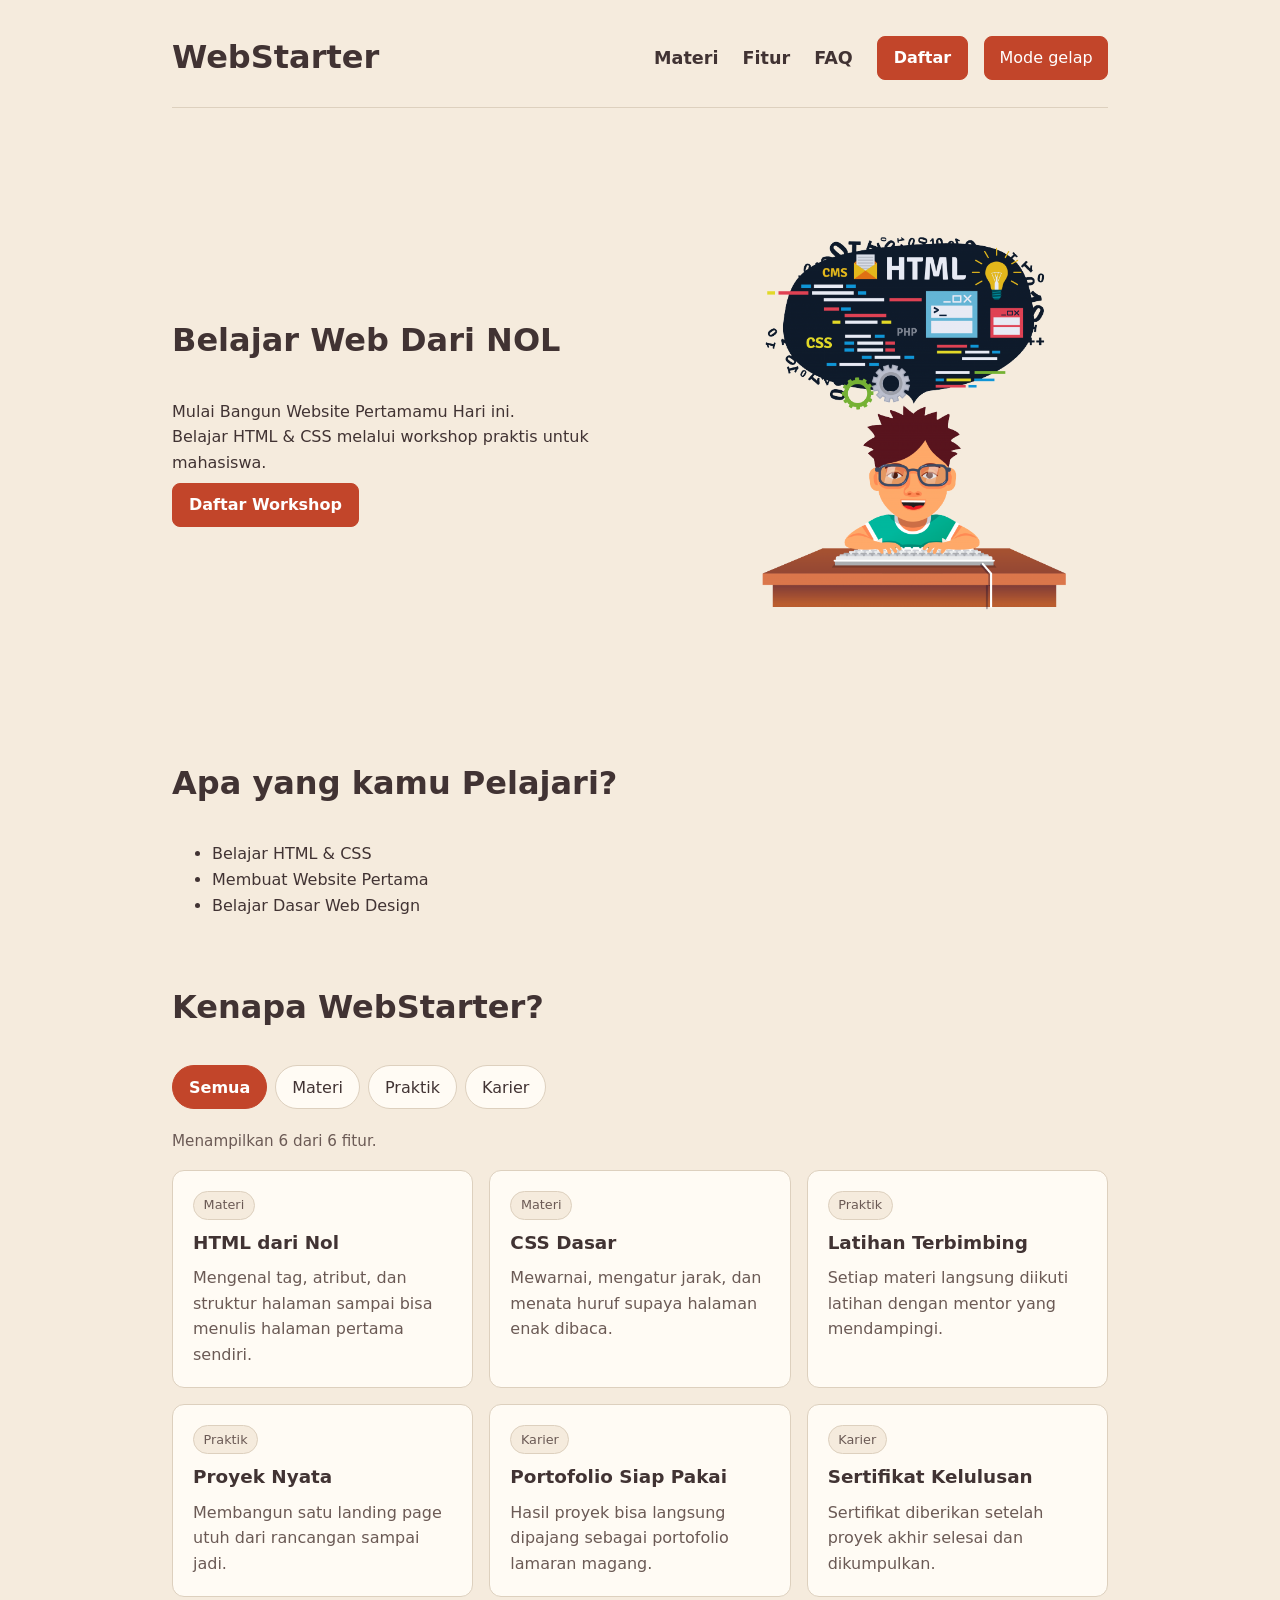
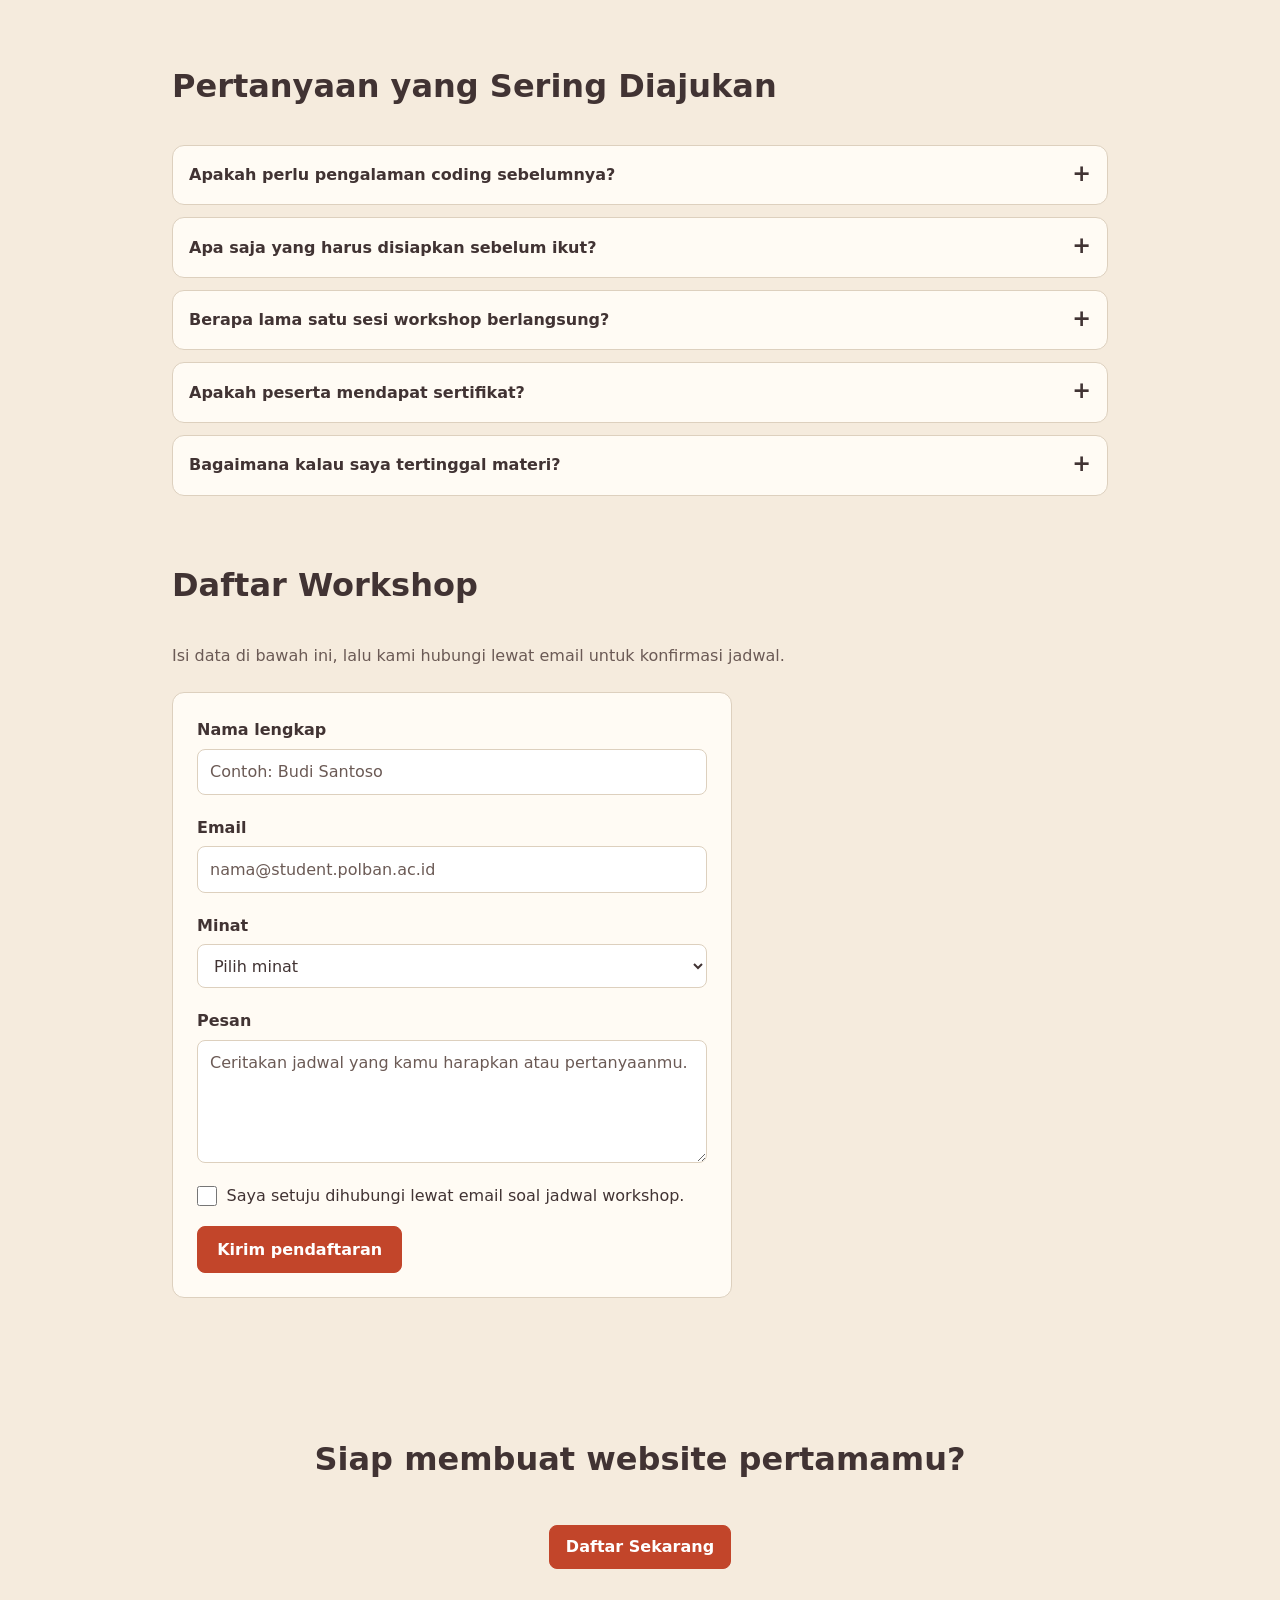
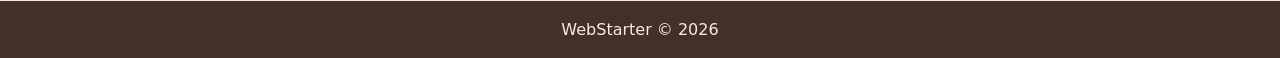
<file: Mini Project/index.html>
<!doctype html>
<html lang="id">
  <head>
    <meta charset="UTF-8" />
    <meta name="viewport" content="width=device-width, initial-scale=1.0" />
    <link rel="icon" href="assets/favicon.svg" type="image/svg+xml" />
    <link rel="stylesheet" href="css/style.css" />
    <title>WebStarter - Belajar Web dari Nol</title>
  </head>
  <body>
    <a class="lewati" href="#konten-utama">Lewati ke konten utama</a>

    <header>
      <h1>WebStarter</h1>

      <button
        id="tombol-nav"
        class="tombol tombol-nav"
        type="button"
        aria-expanded="false"
        aria-controls="menu-utama"
      >
        <span class="ikon-nav" aria-hidden="true"></span>
        Menu
      </button>

      <nav id="menu-utama" class="menu-utama" aria-label="Navigasi utama">
        <a class="nav-link" href="#learning">Materi</a>
        <a class="nav-link" href="#features">Fitur</a>
        <a class="nav-link" href="#faq">FAQ</a>
        <a class="nav-link btn" href="#kontak">Daftar</a>
      </nav>

      <button
        id="tombol-tema"
        class="tombol"
        type="button"
        aria-pressed="false"
      >
        Mode gelap
      </button>

      <hr />
    </header>

    <main id="konten-utama" class="container">
      <section class="hero">
        <header class="hero-content">
          <h2>Belajar Web Dari NOL</h2>
          <p>Mulai Bangun Website Pertamamu Hari ini.</p>
          <p>
            Belajar HTML &amp; CSS melalui workshop praktis untuk mahasiswa.
          </p>
          <a class="btn" href="#kontak">Daftar Workshop</a>
        </header>

        <img
          src="assets/ilustration.png"
          alt="Ilustrasi Belajar web"
          class="hero-img"
        />
      </section>

      <section id="learning" class="learning">
        <h2>Apa yang kamu Pelajari?</h2>
        <ul>
          <li>Belajar HTML &amp; CSS</li>
          <li>Membuat Website Pertama</li>
          <li>Belajar Dasar Web Design</li>
        </ul>
      </section>

      <section id="features" class="features">
        <h2>Kenapa WebStarter?</h2>

        <ul class="filter" id="filter-fitur" aria-label="Filter kategori fitur">
          <li>
            <button
              class="tombol-filter"
              type="button"
              data-kategori="Semua"
              aria-pressed="true"
            >
              Semua
            </button>
          </li>
          <li>
            <button
              class="tombol-filter"
              type="button"
              data-kategori="Materi"
              aria-pressed="false"
            >
              Materi
            </button>
          </li>
          <li>
            <button
              class="tombol-filter"
              type="button"
              data-kategori="Praktik"
              aria-pressed="false"
            >
              Praktik
            </button>
          </li>
          <li>
            <button
              class="tombol-filter"
              type="button"
              data-kategori="Karier"
              aria-pressed="false"
            >
              Karier
            </button>
          </li>
        </ul>

        <p id="status-fitur" class="status" role="status"></p>
        <p id="pesan-fitur-kosong" class="kosong" hidden>
          Tidak ada fitur pada kategori ini.
        </p>

        <ul id="daftar-fitur" class="daftar-fitur"></ul>
      </section>

      <section id="faq" class="faq">
        <h2>Pertanyaan yang Sering Diajukan</h2>

        <ul class="daftar-faq" id="daftar-faq">
          <li class="item-faq">
            <h3>
              <button
                class="tombol-faq"
                type="button"
                aria-expanded="false"
                aria-controls="jawaban-1"
              >
                Apakah perlu pengalaman coding sebelumnya?
                <span class="ikon-faq" aria-hidden="true"></span>
              </button>
            </h3>
            <p class="jawaban-faq" id="jawaban-1" hidden>
              Tidak perlu. Workshop ini dimulai dari nol, termasuk cara memasang
              editor dan menjalankan halaman pertama.
            </p>
          </li>

          <li class="item-faq">
            <h3>
              <button
                class="tombol-faq"
                type="button"
                aria-expanded="false"
                aria-controls="jawaban-2"
              >
                Apa saja yang harus disiapkan sebelum ikut?
                <span class="ikon-faq" aria-hidden="true"></span>
              </button>
            </h3>
            <p class="jawaban-faq" id="jawaban-2" hidden>
              Cukup laptop, koneksi internet, dan editor teks. Semua perangkat
              lunak yang dipakai bersifat gratis.
            </p>
          </li>

          <li class="item-faq">
            <h3>
              <button
                class="tombol-faq"
                type="button"
                aria-expanded="false"
                aria-controls="jawaban-3"
              >
                Berapa lama satu sesi workshop berlangsung?
                <span class="ikon-faq" aria-hidden="true"></span>
              </button>
            </h3>
            <p class="jawaban-faq" id="jawaban-3" hidden>
              Satu sesi berlangsung 120 menit, dengan 40 menit terakhir khusus
              untuk latihan terbimbing dan tanya jawab.
            </p>
          </li>

          <li class="item-faq">
            <h3>
              <button
                class="tombol-faq"
                type="button"
                aria-expanded="false"
                aria-controls="jawaban-4"
              >
                Apakah peserta mendapat sertifikat?
                <span class="ikon-faq" aria-hidden="true"></span>
              </button>
            </h3>
            <p class="jawaban-faq" id="jawaban-4" hidden>
              Ya. Sertifikat diberikan setelah peserta menyelesaikan proyek
              akhir dan mengumpulkannya lewat tautan yang dibagikan di akhir
              sesi.
            </p>
          </li>

          <li class="item-faq">
            <h3>
              <button
                class="tombol-faq"
                type="button"
                aria-expanded="false"
                aria-controls="jawaban-5"
              >
                Bagaimana kalau saya tertinggal materi?
                <span class="ikon-faq" aria-hidden="true"></span>
              </button>
            </h3>
            <p class="jawaban-faq" id="jawaban-5" hidden>
              Rekaman sesi dan berkas latihan dibagikan setelah kelas, dan kamu
              bisa ikut sesi tanya mentor untuk mengejar ketertinggalan.
            </p>
          </li>
        </ul>
      </section>

      <section id="kontak" class="kontak">
        <h2>Daftar Workshop</h2>
        <p class="catatan-kontak">
          Isi data di bawah ini, lalu kami hubungi lewat email untuk konfirmasi
          jadwal.
        </p>

        <form id="form-kontak" class="form-kontak" novalidate>
          <label for="nama">Nama lengkap</label>
          <input
            id="nama"
            name="nama"
            type="text"
            autocomplete="name"
            placeholder="Contoh: Budi Santoso"
            aria-describedby="error-nama"
          />
          <p id="error-nama" class="error" role="alert"></p>

          <label for="email">Email</label>
          <input
            id="email"
            name="email"
            type="email"
            autocomplete="email"
            placeholder="nama@student.polban.ac.id"
            aria-describedby="error-email"
          />
          <p id="error-email" class="error" role="alert"></p>

          <label for="minat">Minat</label>
          <select id="minat" name="minat" aria-describedby="error-minat">
            <option value="">Pilih minat</option>
            <option value="Materi">Materi</option>
            <option value="Praktik">Praktik</option>
            <option value="Karier">Karier</option>
          </select>
          <p id="error-minat" class="error" role="alert"></p>

          <label for="pesan">Pesan</label>
          <textarea
            id="pesan"
            name="pesan"
            rows="4"
            placeholder="Ceritakan jadwal yang kamu harapkan atau pertanyaanmu."
            aria-describedby="error-pesan"
          ></textarea>
          <p id="error-pesan" class="error" role="alert"></p>

          <label class="label-setuju" for="setuju">
            <input
              id="setuju"
              name="setuju"
              type="checkbox"
              aria-describedby="error-setuju"
            />
            <span>Saya setuju dihubungi lewat email soal jadwal workshop.</span>
          </label>
          <p id="error-setuju" class="error" role="alert"></p>

          <button class="btn btn-kirim" type="submit">Kirim pendaftaran</button>

          <p id="pesan-sukses" class="sukses" role="status" hidden></p>
        </form>
      </section>

      <section id="cta" class="cta">
        <h2>Siap membuat website pertamamu?</h2>
        <a class="btn" href="#kontak">Daftar Sekarang</a>
      </section>
    </main>

    <footer class="container">
      <p>WebStarter &copy; 2026</p>
    </footer>

    <button id="tombol-atas" class="tombol tombol-atas" type="button" hidden>
      Kembali ke atas
    </button>

    <script src="js/app.js" defer></script>
  </body>
</html>
</file>
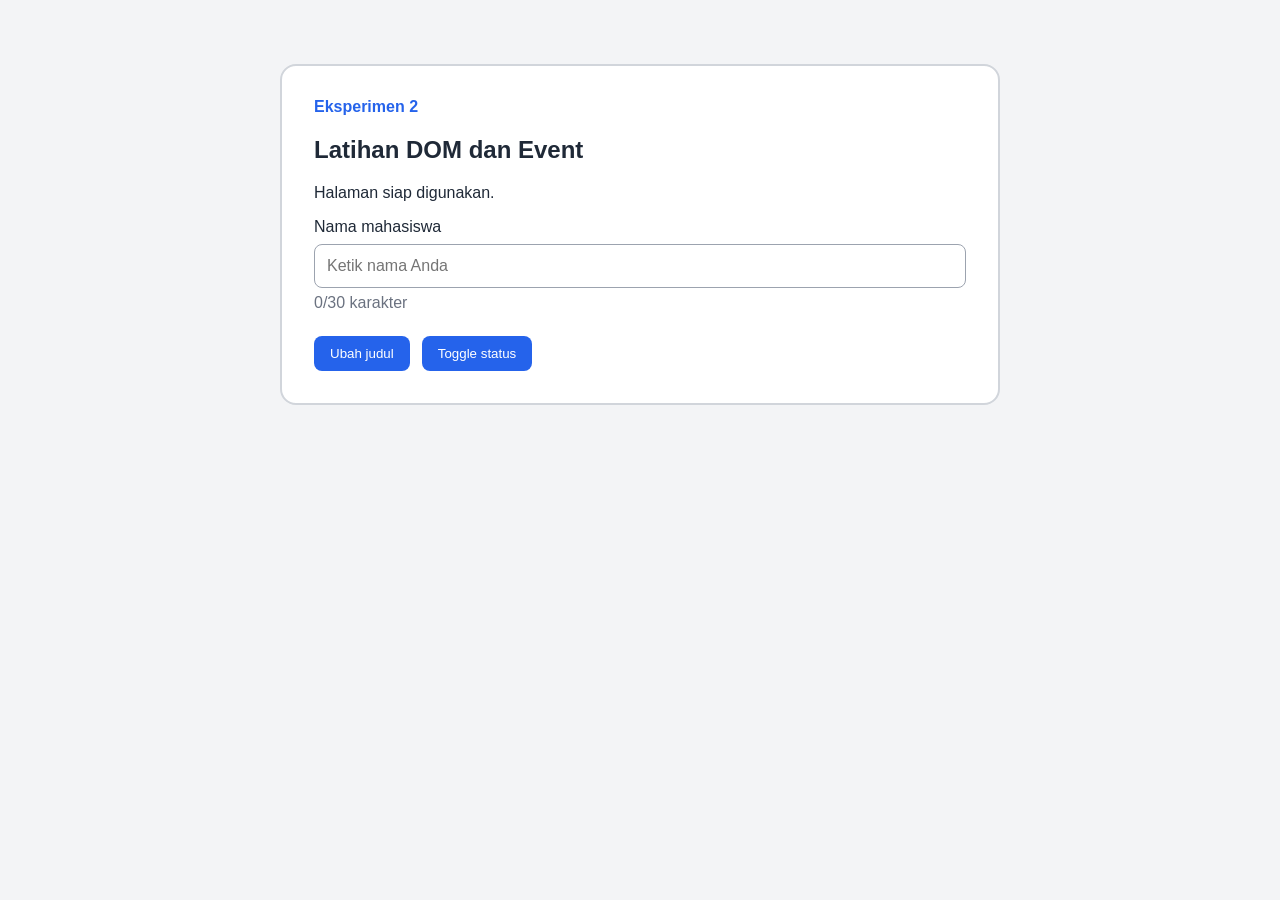
<file: Eksperimen/2/index.html>
<!doctype html>
<html lang="id">
  <head>
    <meta charset="utf-8" />
    <meta name="viewport" content="width=device-width, initial-scale=1" />
    <title>Eksperimen DOM dan Event</title>
    <link rel="stylesheet" href="css/style.css" />
  </head>

  <body>
    <main class="container">
      <section class="praktikum-card" aria-labelledby="judul-utama">
        <p class="label">Eksperimen 2</p>
        <h1 id="judul-utama">Latihan DOM dan Event</h1>
        <p id="status-pesan" aria-live="polite">Halaman siap digunakan.</p>
        <label for="nama">Nama mahasiswa</label>
        <input
          id="nama"
          name="nama"
          type="text"
          maxlength="30"
          placeholder="Ketik nama Anda"
        />
        <p class="counter"><span id="jumlah-karakter">0</span>/30 karakter</p>
        <div class="actions">
          <button id="ubah-judul" type="button">Ubah judul</button>
          <button id="toggle-status" type="button" aria-pressed="false">
            Toggle status
          </button>
        </div>
      </section>
    </main>
    <script src="js/app.js" defer></script>
  </body>
</html>
</file>
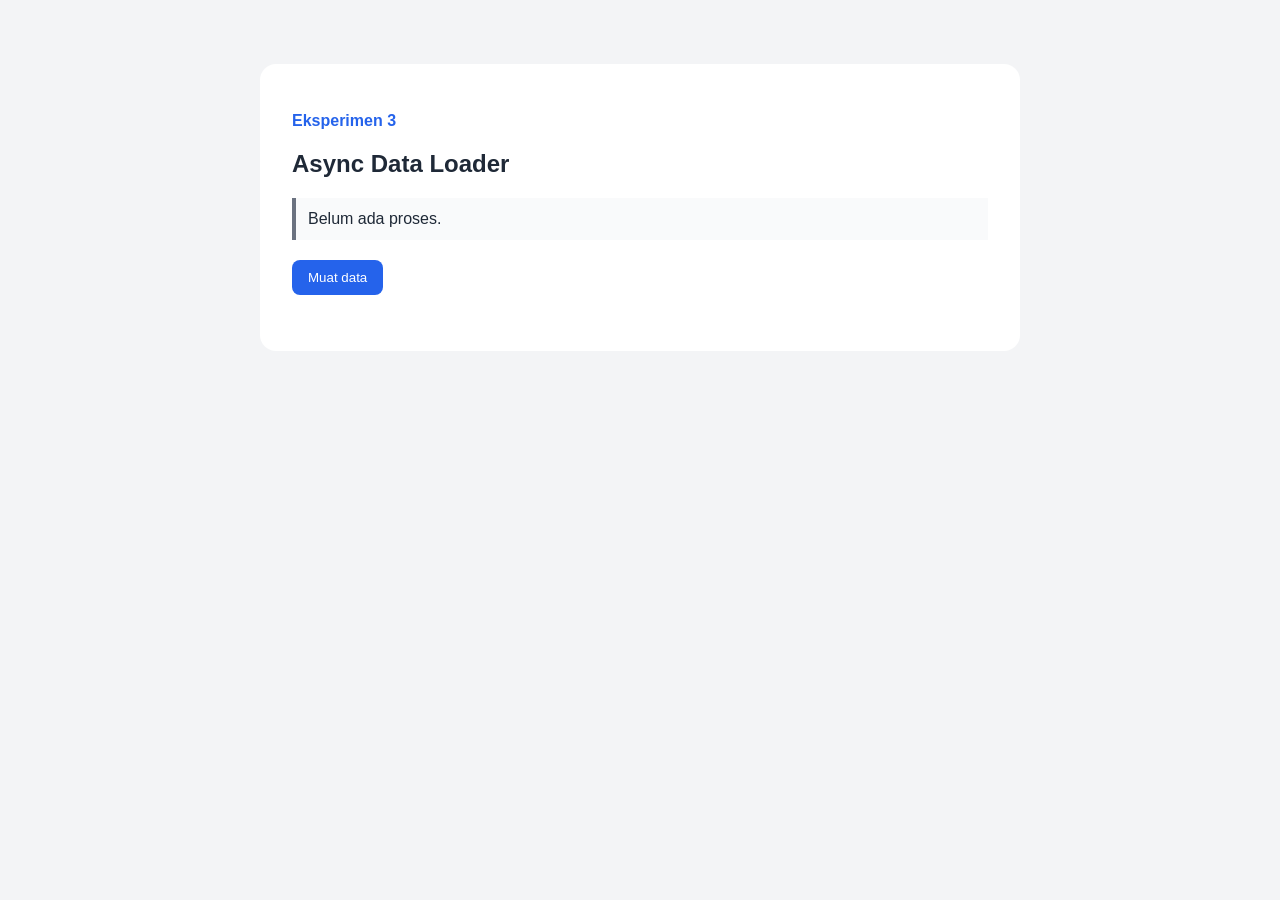
<file: Eksperimen/3/index.html>
<!doctype html>
<html lang="id">
  <head>
    <meta charset="utf-8" />
    <meta name="viewport" content="width=device-width, initial-scale=1" />
    <title>Eksperimen Asynchronous JavaScript</title>
    <link rel="stylesheet" href="css/style.css" />
  </head>
  <body>
    <main class="container">
      <section class="praktikum-card" aria-labelledby="judul-utama">
        <p class="label">Eksperimen 3</p>
        <h1 id="judul-utama">Async Data Loader</h1>
        <p
          id="status"
          class="status"
          data-state="idle"
          role="status"
          aria-live="polite"
        >
          Belum ada proses.
        </p>
        <button id="muat-data" type="button">Muat data</button>
        <section
          id="daftar-fitur"
          class="grid"
          aria-label="Daftar fitur"
        ></section>
      </section>
    </main>
    <script src="js/app.js" defer></script>
  </body>
</html>
</file>
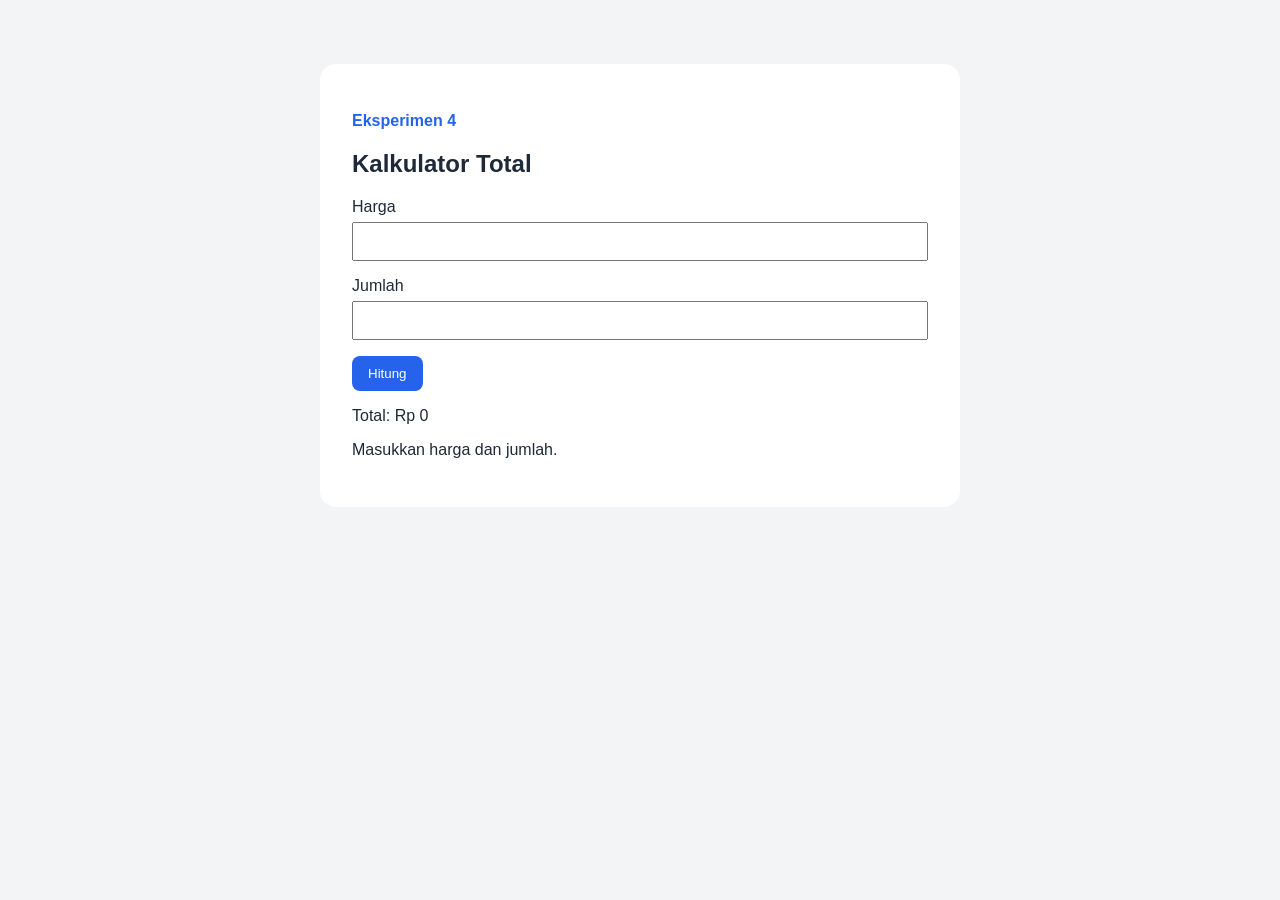
<file: Eksperimen/4/index.html>
<!doctype html>
<html lang="id">
  <head>
    <meta charset="utf-8" />
    <meta name="viewport" content="width=device-width, initial-scale=1" />
    <title>Eksperimen Diagnosis Error</title>
    <link rel="stylesheet" href="css/style.css" />
  </head>
  <body>
    <main class="container">
      <section class="praktikum-card" aria-labelledby="judul-utama">
        <p class="label">Eksperimen 4</p>
        <h1 id="judul-utama">Kalkulator Total</h1>
        <form id="form-hitung">
          <label for="harga">Harga</label>
          <input id="harga" name="harga" type="number" min="1" required />
          <label for="jumlah">Jumlah</label>
          <input id="jumlah" name="jumlah" type="number" min="1" required />
          <button id="hitung" type="submit">Hitung</button>
        </form>
        <p>Total: Rp <output id="hasil">0</output></p>
        <p id="pesan" role="status" aria-live="polite">
          Masukkan harga dan jumlah.
        </p>
      </section>
    </main>
    <script src="js/app.js" defer></script>
  </body>
</html>
</file>
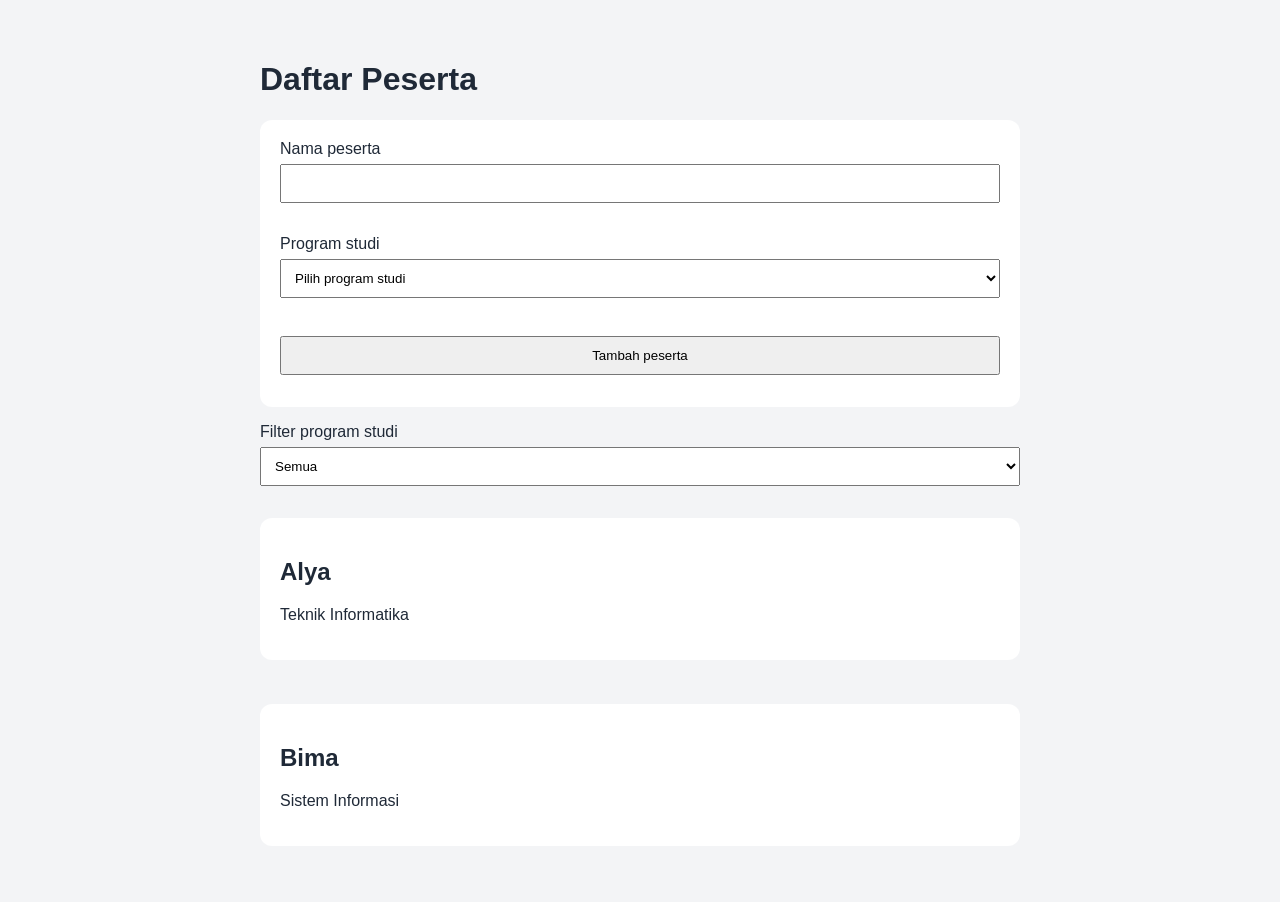
<file: Tugas Praktikum/Task 2/index.html>
<!doctype html>
<html lang="id">
  <head>
    <meta charset="utf-8" />
    <meta name="viewport" content="width=device-width, initial-scale=1" />
    <title>Task 2 DOM dan Form</title>
    <link rel="stylesheet" href="css/style.css" />
  </head>
  <body>
    <main class="container">
      <h1>Daftar Peserta</h1>
      <form id="form-peserta" novalidate>
        <label for="nama">Nama peserta</label>
        <input
          id="nama"
          name="nama"
          autocomplete="name"
          aria-describedby="error-nama"
          required
        />
        <small id="error-nama" class="error"></small>
        <label for="prodi">Program studi</label>
        <select id="prodi" name="prodi" aria-describedby="error-prodi" required>
          <option value="">Pilih program studi</option>
          <option>Teknik Informatika</option>
          <option>Sistem Informasi</option>
        </select>
        <small id="error-prodi" class="error"></small>
        <button type="submit">Tambah peserta</button>
      </form>
      <label for="filter-prodi">Filter program studi</label>
      <select id="filter-prodi">
        <option value="semua">Semua</option>
        <option>Teknik Informatika</option>
        <option>Sistem Informasi</option>
        <option>Manajemen Informatika</option>
      </select>
      <p id="status" role="status" aria-live="polite"></p>
      <section
        id="daftar-peserta"
        class="grid"
        aria-label="Daftar peserta"
      ></section>
    </main>
    <script src="js/app.js" defer></script>
  </body>
</html>
</file>
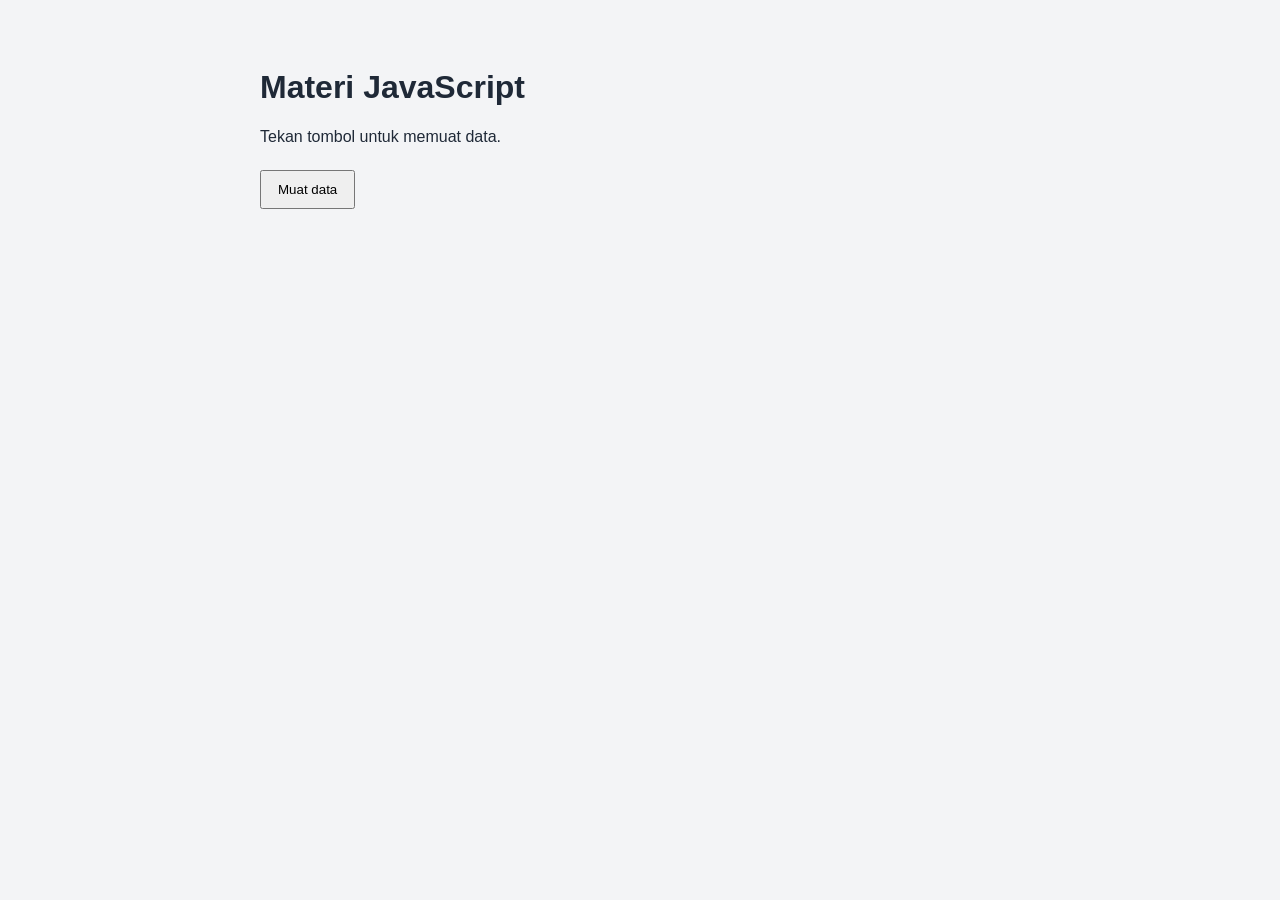
<file: Tugas Praktikum/Task 3/index.html>
<!doctype html>
<html lang="id">
  <head>
    <meta charset="utf-8" />
    <meta name="viewport" content="width=device-width, initial-scale=1" />
    <title>Task 3 Async Data Loader</title>
    <link rel="stylesheet" href="css/style.css" />
  </head>
  <body>
    <main class="container">
      <h1>Materi JavaScript</h1>
      <p id="status" role="status" aria-live="polite">
        Tekan tombol untuk memuat data.
      </p>
      <button id="muat" type="button">Muat data</button>
      <button id="coba-lagi" type="button" hidden>Coba lagi</button>
      <section
        id="daftar-materi"
        class="grid"
        aria-label="Daftar materi"
      ></section>
    </main>
    <script src="js/app.js" defer></script>
  </body>
</html>
</file>
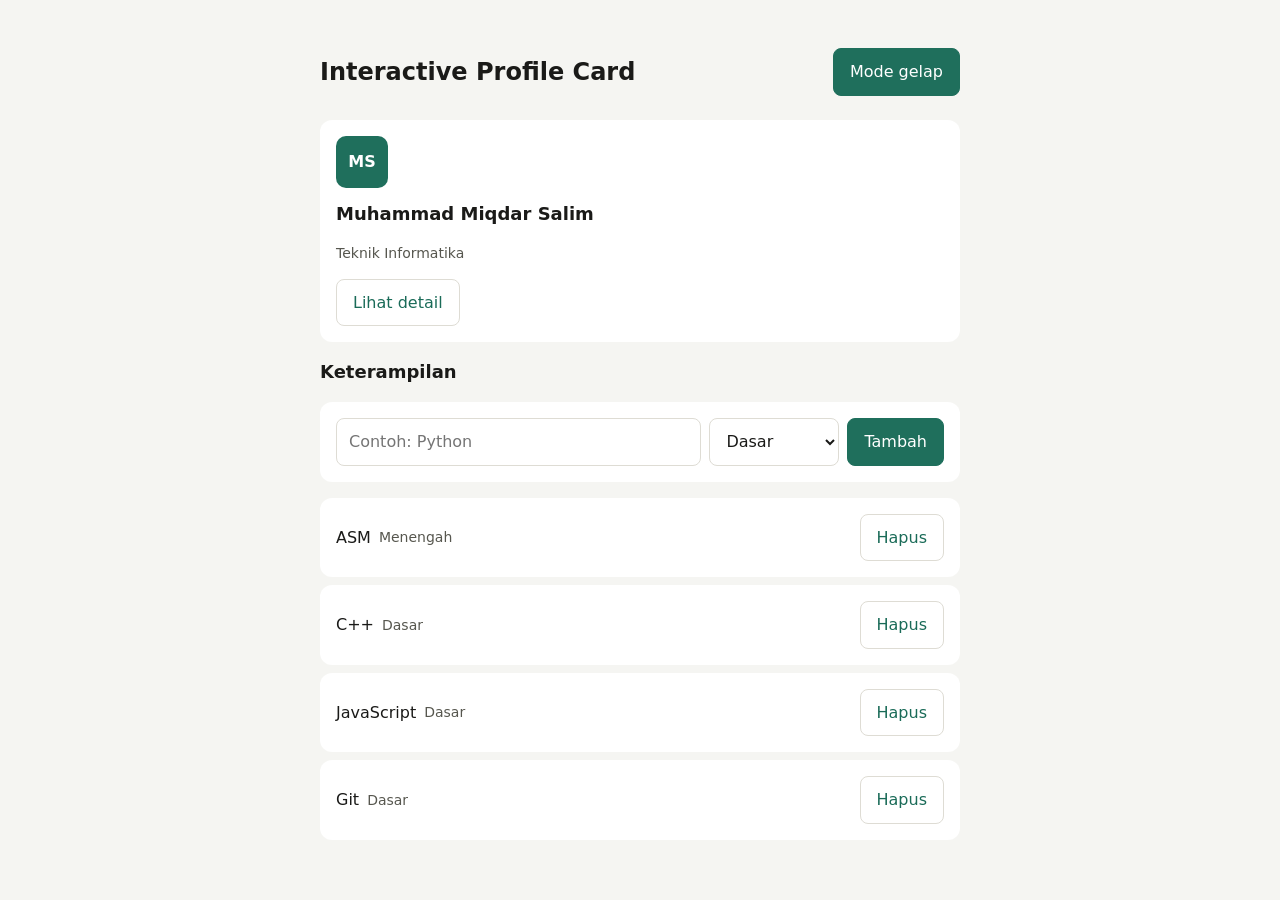
<file: Tugas Praktikum/Task 4/index.html>
<!doctype html>
<html lang="id" data-tema="terang">
  <head>
    <meta charset="utf-8" />
    <meta name="viewport" content="width=device-width, initial-scale=1" />
    <title>Interactive Profile Card</title>
    <link rel="stylesheet" href="css/style.css" />
  </head>
  <body>
    <header class="container">
      <h1>Interactive Profile Card</h1>
      <button id="tombol-tema" class="tombol" type="button">Mode gelap</button>
    </header>

    <main class="container">
      <p id="status" role="status" data-state="loading">
        Memuat data profil...
      </p>
      <button id="coba-lagi" class="tombol" type="button" hidden>
        Coba Lagi
      </button>

      <article id="kartu-profil" class="kartu" hidden>
        <span id="avatar" class="avatar" aria-hidden="true"></span>
        <h2 id="nama"></h2>
        <p id="prodi"></p>
        <button
          id="tombol-detail"
          class="tombol"
          type="button"
          aria-expanded="false"
        >
          Lihat detail
        </button>
        <dl id="panel-detail" class="detail">
          <dt>Bio</dt>
          <dd id="bio"></dd>
          <dt>Email</dt>
          <dd id="email"></dd>
          <dt>Lokasi</dt>
          <dd id="lokasi"></dd>
        </dl>
      </article>

      <section id="bagian-keterampilan" hidden>
        <h2 id="judul-keterampilan">Keterampilan</h2>

        <form id="form-keterampilan" novalidate>
          <input
            id="input-keterampilan"
            type="text"
            placeholder="Contoh: Python"
            autocomplete="off"
            aria-label="Nama keterampilan"
            aria-describedby="pesan-form"
          />
          <select id="pilih-level" aria-label="Level keterampilan">
            <option value="Dasar" selected>Dasar</option>
            <option value="Menengah">Menengah</option>
            <option value="Lanjut">Lanjut</option>
          </select>
          <button class="tombol" type="submit">Tambah</button>
          <p id="pesan-form" role="alert"></p>
        </form>

        <p id="pesan-kosong" hidden>
          Belum ada keterampilan. Tambahkan lewat form di atas.
        </p>

        <ul id="daftar-keterampilan"></ul>
      </section>
    </main>
    <script src="js/app.js" defer></script>
  </body>
</html>
</file>
<file: Mini Project/css/style.css>
*,
*::after,
*::before {
  box-sizing: border-box;
  margin: 0;
}

:root {
  --color-primary: #c2452a;
  --color-primary-hover: #a8361f;
  --color-aksen-teks: #a8361f;
  --color-bg: #f5ebdd;
  --color-bg-dark: #43302a;
  --color-text: #413333;
  --color-teks-redup: #6b5a55;
  --color-permukaan: #fffbf4;
  --color-input: #ffffff;
  --color-garis: #ddd0be;
  --color-gagal: #a8361f;
  --color-teks-tombol: #ffffff;
  --color-teks-footer: #f5ebdd;
}

.tema-gelap {
  --color-primary: #e8825f;
  --color-primary-hover: #f09a7c;
  --color-aksen-teks: #e8825f;
  --color-bg: #1b1a1f;
  --color-bg-dark: #151419;
  --color-text: #f0e7da;
  --color-teks-redup: #c9bcae;
  --color-permukaan: #24232a;
  --color-input: #2e2d36;
  --color-garis: #3e3e4a;
  --color-gagal: #ff9d92;
  --color-teks-tombol: #1b1a1f;
  --color-teks-footer: #e4dacb;
}

html {
  scroll-behavior: smooth;
}

body {
  background-color: var(--color-bg);
  color: var(--color-text);
  font-family:
    system-ui,
    -apple-system,
    "Segoe UI",
    sans-serif;
  line-height: 1.6;
}

html [hidden] {
  display: none;
}

.container {
  display: flex;
  flex-direction: column;
  align-items: center;
}

section {
  width: 100%;
  max-width: 1000px;
  padding: 2rem;
}

section h2 {
  font-size: 2rem;
  margin-bottom: 2rem;
}

.lewati {
  position: absolute;
  left: -9999px;
  top: 0;
  padding: 0.75rem 1rem;
  background-color: var(--color-primary);
  color: var(--color-teks-tombol);
  text-decoration: none;
  z-index: 10;
}

.lewati:focus-visible {
  left: 0;
}

body > header {
  display: flex;
  flex-wrap: wrap;
  align-items: center;
  gap: 1rem;
  width: 100%;
  max-width: 1000px;
  margin: 2rem auto 0;
  padding: 0 2rem;
}

body > header h1 {
  margin-right: auto;
}

body > header hr {
  flex: 1 1 100%;
  width: 50%;
  margin: 0.5em auto;
  border: 0;
  border-top: 1px solid var(--color-garis);
}

.menu-utama {
  display: flex;
  align-items: center;
  gap: 1.5rem;
}

.nav-link {
  text-decoration: none;
  color: var(--color-text);
  font-size: 1.1rem;
  font-weight: bold;
}

.nav-link:focus-visible {
  outline: 2px solid var(--color-primary);
  outline-offset: 2px;
}

.nav-link.btn {
  margin: 0;
  font-size: 1rem;
  line-height: 1.6;
  min-height: 44px;
  display: inline-flex;
  align-items: center;
}

.tombol-nav {
  display: none;
  align-items: center;
  gap: 0.5rem;
}

.ikon-nav::before {
  content: "";
  display: block;
  width: 1rem;
  height: 2px;
  background-color: currentColor;
  box-shadow:
    0 -5px 0 currentColor,
    0 5px 0 currentColor;
}

.btn {
  display: inline-block;
  text-decoration: none;
  color: var(--color-teks-tombol);
  background-color: var(--color-primary);
  border: 1px solid var(--color-primary);
  border-radius: 0.5rem;
  padding: 0.5rem 1rem;
  margin-top: 0.5rem;
  font-weight: bold;
  cursor: pointer;
  transition:
    background-color 0.15s ease,
    border-color 0.15s ease;
}

.btn:hover {
  background-color: var(--color-primary-hover);
  border-color: var(--color-primary-hover);
}

.btn:active {
  transform: translateY(1px);
}

.btn:focus-visible {
  outline: 2px solid var(--color-primary);
  outline-offset: 2px;
}

.tombol {
  min-height: 44px;
  padding: 0.5rem 0.9rem;
  border: 1px solid var(--color-garis);
  border-radius: 0.5rem;
  background-color: var(--color-permukaan);
  color: var(--color-aksen-teks);
  font: inherit;
  cursor: pointer;
  transition:
    background-color 0.15s ease,
    border-color 0.15s ease;
}

.tombol:hover {
  background-color: var(--color-bg);
  border-color: var(--color-aksen-teks);
}

.tombol:active {
  transform: translateY(1px);
}

.tombol:focus-visible,
input:focus-visible,
select:focus-visible,
textarea:focus-visible {
  outline: 2px solid var(--color-primary);
  outline-offset: 2px;
}

#tombol-tema,
#tombol-atas,
.btn-kirim {
  background-color: var(--color-primary);
  border-color: var(--color-primary);
  color: var(--color-teks-tombol);
}

#tombol-tema:hover,
#tombol-atas:hover,
.btn-kirim:hover {
  background-color: var(--color-primary-hover);
  border-color: var(--color-primary-hover);
  color: var(--color-teks-tombol);
}

#tombol-tema {
  flex: 0 0 auto;
}

.hero {
  display: flex;
  align-items: center;
  justify-content: space-between;
  gap: 3rem;
  padding: 5rem 0;
}

.hero-content {
  flex: 1;
  margin-left: 2rem;
}

.hero-img {
  width: 100%;
  max-width: 450px;
  aspect-ratio: 1 / 1;
  object-fit: contain;
  flex: 1;
}

.filter {
  display: flex;
  flex-wrap: wrap;
  gap: 0.5rem;
  margin: 0 0 1.25rem;
  padding: 0;
  list-style: none;
}

.tombol-filter {
  min-height: 44px;
  padding: 0.5rem 1rem;
  border: 1px solid var(--color-garis);
  border-radius: 999px;
  background-color: var(--color-permukaan);
  color: var(--color-text);
  font: inherit;
  cursor: pointer;
}

.tombol-filter:hover {
  border-color: var(--color-aksen-teks);
  background-color: var(--color-bg);
}

.tombol-filter[aria-pressed="true"] {
  background-color: var(--color-primary);
  border-color: var(--color-primary);
  color: var(--color-teks-tombol);
  font-weight: bold;
}

.tombol-filter[aria-pressed="true"]:hover {
  background-color: var(--color-primary-hover);
  border-color: var(--color-primary-hover);
  color: var(--color-teks-tombol);
}

.status {
  color: var(--color-teks-redup);
  font-size: 0.95rem;
  margin-bottom: 1rem;
}

.kosong {
  padding: 1.5rem;
  border: 1px dashed var(--color-garis);
  border-radius: 0.75rem;
  color: var(--color-teks-redup);
}

.daftar-fitur {
  display: grid;
  grid-template-columns: repeat(auto-fill, minmax(240px, 1fr));
  gap: 1rem;
  margin: 0;
  padding: 0;
  list-style: none;
}

.kartu-fitur {
  display: flex;
  flex-direction: column;
  gap: 0.5rem;
  padding: 1.25rem;
  border: 1px solid var(--color-garis);
  border-radius: 0.75rem;
  background-color: var(--color-permukaan);
}

.kartu-fitur h3 {
  font-size: 1.15rem;
}

.kartu-fitur p {
  color: var(--color-teks-redup);
  flex: 1;
}

.chip-kategori {
  align-self: flex-start;
  padding: 0.2rem 0.6rem;
  border-radius: 999px;
  background-color: var(--color-bg);
  border: 1px solid var(--color-garis);
  color: var(--color-teks-redup);
  font-size: 0.8rem;
}

.daftar-faq {
  display: grid;
  gap: 0.75rem;
  margin: 0;
  padding: 0;
  list-style: none;
}

.item-faq {
  border: 1px solid var(--color-garis);
  border-radius: 0.75rem;
  background-color: var(--color-permukaan);
  overflow: hidden;
}

.item-faq h3 {
  margin: 0;
  font-size: 1rem;
}

.tombol-faq {
  display: flex;
  align-items: center;
  justify-content: space-between;
  gap: 1rem;
  width: 100%;
  min-height: 44px;
  padding: 1rem;
  border: 0;
  background: none;
  color: var(--color-text);
  font: inherit;
  font-weight: bold;
  text-align: left;
  cursor: pointer;
}

.tombol-faq:hover {
  color: var(--color-aksen-teks);
}

.ikon-faq::before {
  content: "+";
  display: inline-block;
  font-size: 1.4rem;
  line-height: 1;
  transition: transform 0.15s ease;
}

.tombol-faq[aria-expanded="true"] .ikon-faq::before {
  transform: rotate(45deg);
}

.jawaban-faq {
  padding: 0 1rem 1rem;
  color: var(--color-teks-redup);
  margin: 0;
}

.form-kontak {
  display: grid;
  gap: 0.35rem;
  max-width: 560px;
  margin-bottom: 4.5rem;
  padding: 1.5rem;
  border: 1px solid var(--color-garis);
  border-radius: 0.75rem;
  background-color: var(--color-permukaan);
}

.form-kontak label {
  font-weight: bold;
}

.form-kontak label:not(:first-child) {
  margin-top: 0.9rem;
}

.form-kontak .btn-kirim {
  margin-top: 0.75rem;
}

.catatan-kontak {
  color: var(--color-teks-redup);
  margin-bottom: 1.5rem;
}

input[type="text"],
input[type="email"],
select,
textarea {
  width: 100%;
  min-height: 44px;
  padding: 0.6rem 0.75rem;
  border: 1px solid var(--color-garis);
  border-radius: 0.5rem;
  background-color: var(--color-input);
  color: var(--color-text);
  font: inherit;
}

input::placeholder,
textarea::placeholder {
  color: var(--color-teks-redup);
  opacity: 1;
}

textarea {
  resize: vertical;
}

.form-kontak .label-setuju {
  display: flex;
  align-items: flex-start;
  gap: 0.6rem;
  font-weight: normal;
}

.label-setuju input {
  width: 1.25rem;
  height: 1.25rem;
  min-height: 0;
  margin-top: 0.2rem;
  flex: 0 0 auto;
}

.error {
  color: var(--color-gagal);
  font-size: 0.875rem;
}

.error:empty {
  display: none;
}

input[aria-invalid="true"],
select[aria-invalid="true"],
textarea[aria-invalid="true"] {
  border-color: var(--color-gagal);
  border-width: 2px;
}

.btn-kirim {
  justify-self: start;
  border: 1px solid var(--color-primary);
  font: inherit;
  font-weight: bold;
  padding: 0.6rem 1.2rem;
  cursor: pointer;
}

.sukses {
  padding: 0.9rem 1rem;
  border: 1px solid var(--color-aksen-teks);
  border-radius: 0.5rem;
  color: var(--color-text);
}

.cta {
  text-align: center;
}

footer {
  background-color: var(--color-bg-dark);
  color: var(--color-teks-footer);
  padding: 1rem 0;
  width: 100%;
  text-align: center;
}

.tema-gelap footer {
  border-top: 1px solid var(--color-garis);
}

.tombol-atas {
  position: fixed;
  right: 1.25rem;
  bottom: 1.25rem;
  z-index: 5;
  background-color: var(--color-primary);
  border-color: var(--color-primary);
  color: var(--color-teks-tombol);
  box-shadow: 0 2px 8px rgb(0 0 0 / 0.2);
}

/* ---------- Mobile: satu breakpoint ---------- */

@media (max-width: 768px) {
  section {
    padding: 1.5rem 1rem;
  }

  section h2 {
    font-size: 1.6rem;
  }

  body > header {
    padding: 0 1rem;
    gap: 0.5rem;
  }

  body > header h1 {
    flex: 1 1 100%;
    font-size: 1.4rem;
  }

  body > header hr {
    width: 80%;
  }

  .tombol-nav {
    display: inline-flex;
  }

  #tombol-tema {
    order: 3;
  }

  .menu-utama {
    order: 4;
    display: none;
    flex: 1 1 100%;
    flex-direction: column;
    align-items: stretch;
    gap: 0.25rem;
    margin-top: 0.5rem;
    padding: 0.5rem;
    border: 1px solid var(--color-garis);
    border-radius: 0.75rem;
    background-color: var(--color-permukaan);
  }

  .menu-utama.terbuka {
    display: flex;
  }

  .nav-link {
    font-size: 1rem;
    padding: 0.75rem 0.5rem;
  }

  .nav-link.btn {
    padding: 0.5rem 1rem;
    justify-content: center;
  }

  .tombol,
  .btn,
  .nav-link.btn {
    font-size: 0.9rem;
  }

  .hero {
    flex-direction: column;
    gap: 1rem;
    padding: 2rem 0;
    text-align: center;
  }

  .hero-img {
    max-width: 280px;
  }

  .hero-content {
    margin-left: 0;
  }

  .daftar-fitur {
    grid-template-columns: 1fr;
  }

  .form-kontak {
    padding: 1rem;
  }

  .tombol-atas {
    right: 0.75rem;
    bottom: 0.75rem;
  }
}
</file>
<file: Eksperimen/2/css/style.css>
* {
    box-sizing: border-box;
}

body {
    margin: 0;
    min-height: 100vh;
    font-family: Arial, sans-serif;
    color: #1f2937;
    background: #f3f4f6;
    transition: background 200ms, color 200ms;
}

.container {
    width: min(90%, 720px);
    margin-inline: auto;
    padding-block: 64px;
}

.praktikum-card {
    padding: 32px;
    border: 2px solid #d1d5db;
    border-radius: 16px;
    background: #ffffff;
}

.label {
    margin: 0 0 8px;
    font-weight: 700;
    color: #2563eb;
}

label,
input {
    display: block;
    width: 100%;
}

input {
    margin-top: 8px;
    padding: 12px;
    border: 1px solid #9ca3af;
    border-radius: 8px;
    font: inherit;
}

.counter {
    margin-top: 6px;
    color: #6b7280;
}

.actions {
    display: flex;
    flex-wrap: wrap;
    gap: 12px;
    margin-top: 24px;
}

button {
    padding: 10px 16px;
    border: 0;
    border-radius: 8px;
    color: #ffffff;
    background: #2563eb;
    cursor: pointer;
}

button:focus-visible {
    outline: 3px solid #f59e0b;
    outline-offset: 3px;
}

body.is-active {
    color: #f9fafb;
    background: #111827;
}

body.is-active .praktikum-card {
    border-color: #60a5fa;
    background: #1f2937;
}

body.is-active .counter {
    color: #d1d5db;
}
</file>
<file: Eksperimen/3/css/style.css>
* {
  box-sizing: border-box;
}

body {
  margin: 0;
  font-family: Arial, sans-serif;
  color: #1f2937;
  background: #f3f4f6;
}

.container {
  width: min(90%, 760px);
  margin-inline: auto;
  padding-block: 64px;
}

.praktikum-card {
  padding: 32px;
  border-radius: 16px;
  background: #ffffff;
}

.label {
  font-weight: 700;
  color: #2563eb;
}

button {
  padding: 10px 16px;
  border: 0;
  border-radius: 8px;
  color: #ffffff;
  background: #2563eb;
  cursor: pointer;
}

button:disabled {
  cursor: wait;
  opacity: 0.6;
}

.status {
  margin-block: 20px;
  padding: 12px;
  border-left: 4px solid #6b7280;
  background: #f9fafb;
}

.status[data-state="loading"] {
  border-color: #d97706;
}

.status[data-state="success"] {
  border-color: #16a34a;
}

.status[data-state="empty"],
.status[data-state="error"] {
  border-color: #dc2626;
}

.grid {
  display: grid;
  gap: 12px;
  margin-top: 24px;
}

.feature-card {
  padding: 16px;
  border: 1px solid #d1d5db;
  border-radius: 10px;
}

.feature-card h2,
.feature-card p {
  margin-block: 0 8px;
}
</file>
<file: Eksperimen/4/css/style.css>
* {
  box-sizing: border-box;
}
body {
  margin: 0;
  font-family: Arial, sans-serif;
  color: #1f2937;
  background: #f3f4f6;
}
.container {
  width: min(90%, 640px);
  margin-inline: auto;
  padding-block: 64px;
}
.praktikum-card {
  padding: 32px;
  border-radius: 16px;
  background: #ffffff;
}
.label {
  font-weight: 700;
  color: #2563eb;
}
label,
input {
  display: block;
  width: 100%;
}
input {
  margin-block: 6px 16px;
  padding: 10px;
}
button {
  padding: 10px 16px;
  border: 0;
  border-radius: 8px;
  color: #ffffff;
  background: #2563eb;
}
</file>
<file: Tugas Praktikum/Task 2/css/style.css>
* {
  box-sizing: border-box;
}
body {
  margin: 0;
  font-family: Arial, sans-serif;
  color: #1f2937;
  background: #f3f4f6;
}
.container {
  width: min(92%, 760px);
  margin-inline: auto;
  padding-block: 40px;
}
form,
.kartu {
  margin-block: 16px;
  padding: 20px;
  border-radius: 12px;
  background: #ffffff;
}
label,
input,
select,
button {
  display: block;
}
input,
select,
button {
  width: 100%;
  margin-block: 6px 12px;
  padding: 10px;
}
button {
  cursor: pointer;
}
.grid {
  display: grid;
  gap: 12px;
}
.error {
  display: block;
  min-height: 20px;
  color: #b91c1c;
}
[aria-invalid="true"] {
  outline: 2px solid #b91c1c;
}
</file>
<file: Tugas Praktikum/Task 3/css/style.css>
* {
  box-sizing: border-box;
}
body {
  margin: 0;
  font-family: Arial, sans-serif;
  color: #1f2937;
  background: #f3f4f6;
}
.container {
  width: min(92%, 760px);
  margin-inline: auto;
  padding-block: 48px;
}
button {
  margin: 8px 8px 16px 0;
  padding: 10px 16px;
}
.grid {
  display: grid;
  gap: 12px;
}
.kartu {
  padding: 16px;
  border-radius: 12px;
  background: #ffffff;
}
#status[data-state="loading"] {
  color: #1d4ed8;
}
#status[data-state="error"] {
  color: #b91c1c;
}
#status[data-state="success"] {
  color: #166534;
}
</file>
<file: Tugas Praktikum/Task 4/css/style.css>
:root {
  --latar: #f5f5f2;
  --permukaan: #ffffff;
  --teks: #1a1a18;
  --teks-redup: #57574f;
  --garis: #dedcd4;
  --aksen: #1f6f5c;
  --aksen-hover: #185a4a;
  --aksen-teks: #1a6b58;
  --gagal: #a4231a;
}

[data-tema="gelap"] {
  --latar: #16161a;
  --permukaan: #1e1e22;
  --teks: #eceae5;
  --teks-redup: #a6a69e;
  --garis: #33333a;
  --aksen: #26795f;
  --aksen-hover: #2a8163;
  --aksen-teks: #7fc7ae;
  --gagal: #ff9d92;
}

* {
  box-sizing: border-box;
}

html [hidden] {
  display: none;
}

body {
  margin: 0;
  font-family: system-ui;
  line-height: 1.6;
  color: var(--teks);
  background: var(--latar);
  padding-block: 48px;
}

.container {
  width: min(92%, 640px);
  margin-inline: auto;
}

header {
  display: flex;
  flex-wrap: wrap;
  gap: 12px;
  align-items: center;
  justify-content: space-between;
  margin-bottom: 24px;
}

h1 {
  margin: 0;
  font-size: 1.5rem;
}

h2 {
  font-size: 1.125rem;
}

#status[data-state="loading"] {
  color: var(--teks-redup);
}

#status[data-state="error"] {
  color: var(--gagal);
}

.kartu,
#daftar-keterampilan li,
form {
  padding: 16px;
  border-radius: 12px;
  background: var(--permukaan);
}

.kartu,
form {
  margin-bottom: 16px;
}

.avatar {
  display: grid;
  place-items: center;
  width: 52px;
  height: 52px;
  border-radius: 10px;
  background: var(--aksen);
  color: #ffffff;
  font-weight: 600;
}

#nama {
  margin: 12px 0 0;
}

#prodi,
.detail dt,
.level {
  color: var(--teks-redup);
  font-size: 0.875rem;
}

.detail {
  display: none;
  margin: 16px 0 0;
}

.detail.terbuka {
  display: block;
}

.detail dd {
  margin: 0 0 8px;
  overflow-wrap: anywhere;
}

form {
  display: flex;
  flex-wrap: wrap;
  gap: 8px;
}

input,
select {
  min-height: 44px;
  padding: 10px 12px;
  border: 1px solid var(--garis);
  border-radius: 8px;
  background: var(--permukaan);
  color: var(--teks);
  font: inherit;
}

#input-keterampilan {
  flex: 1 1 150px;
  min-width: 0;
}

#pilih-level {
  flex: 0 0 auto;
}

#pesan-form {
  flex: 1 1 100%;
  margin: 0;
  color: var(--gagal);
  font-size: 0.875rem;
}

#pesan-form:empty {
  display: none;
}

#pesan-kosong {
  color: var(--teks-redup);
}

#daftar-keterampilan {
  margin: 0;
  padding: 0;
  list-style: none;
  display: grid;
  gap: 8px;
}

#daftar-keterampilan li {
  display: flex;
  flex-wrap: wrap;
  gap: 8px;
  align-items: center;
}

#daftar-keterampilan .tombol {
  margin: 0 0 0 auto;
}

.tombol {
  min-height: 44px;
  padding: 10px 16px;
  border: 1px solid var(--garis);
  border-radius: 8px;
  background: var(--permukaan);
  color: var(--aksen-teks);
  font: inherit;
  cursor: pointer;
  transition:
    background-color 0.15s ease,
    border-color 0.15s ease,
    color 0.15s ease;
}

.tombol:hover {
  background: var(--latar);
  border-color: var(--aksen-teks);
}

#tombol-tema,
form .tombol {
  background: var(--aksen);
  color: #ffffff;
  border-color: var(--aksen);
}

#tombol-tema:hover,
form .tombol:hover {
  background: var(--aksen-hover);
  border-color: var(--aksen-hover);
}

.tombol:active {
  transform: translateY(1px);
}

.tombol:focus-visible,
input:focus-visible,
select:focus-visible {
  outline: 2px solid var(--aksen-teks);
  outline-offset: 2px;
}
</file>
